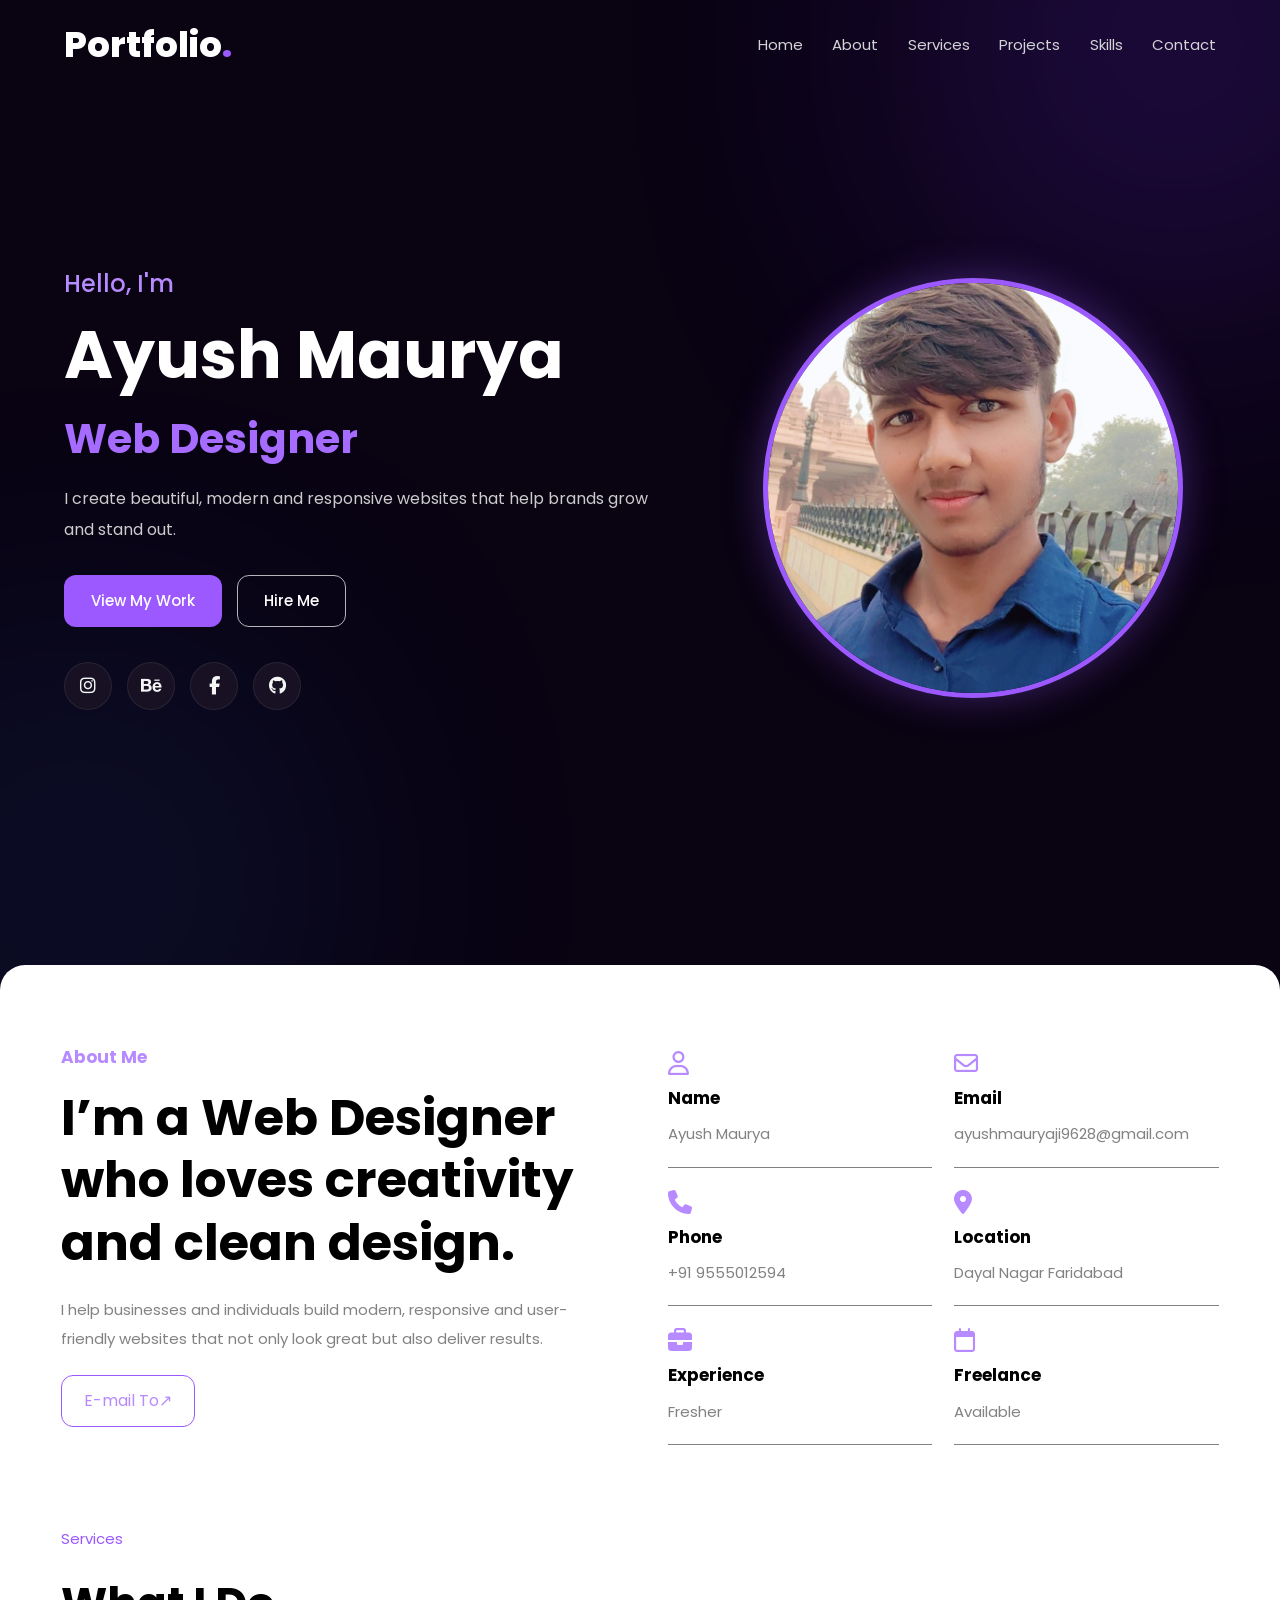
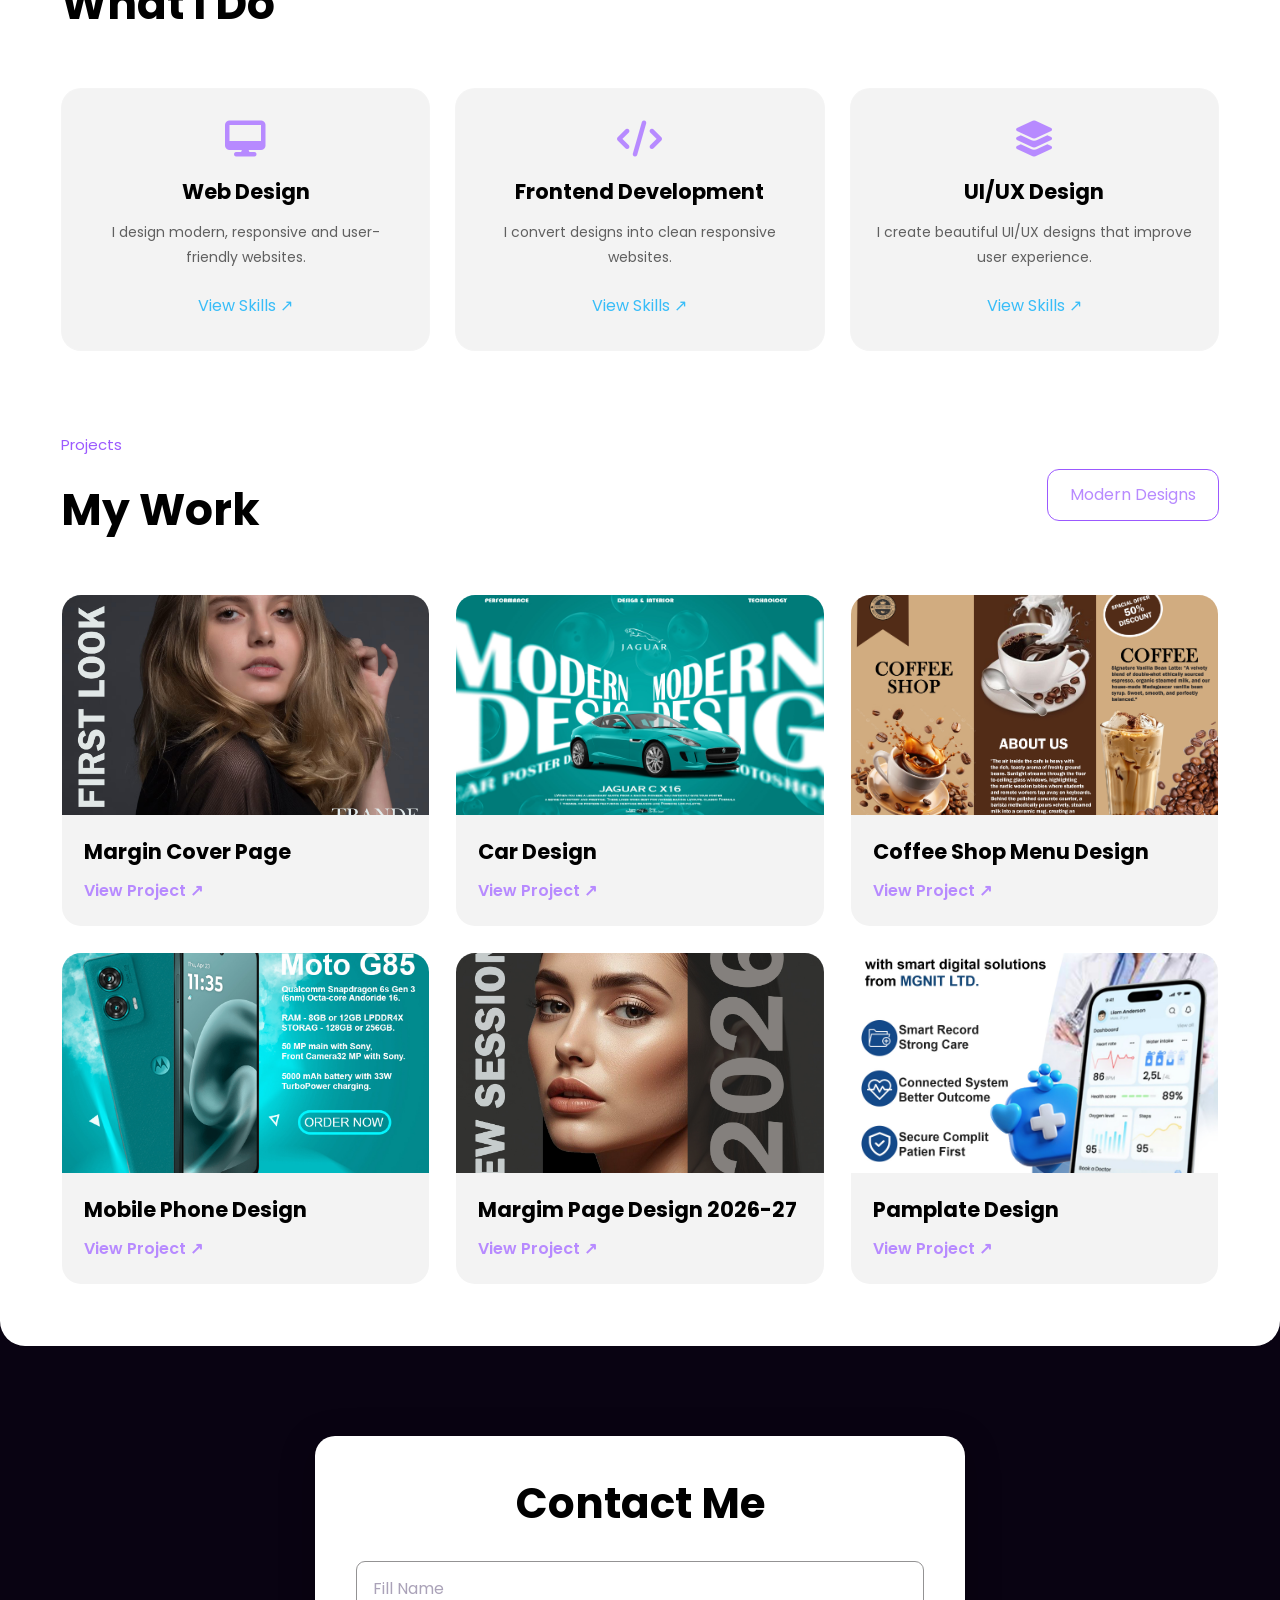
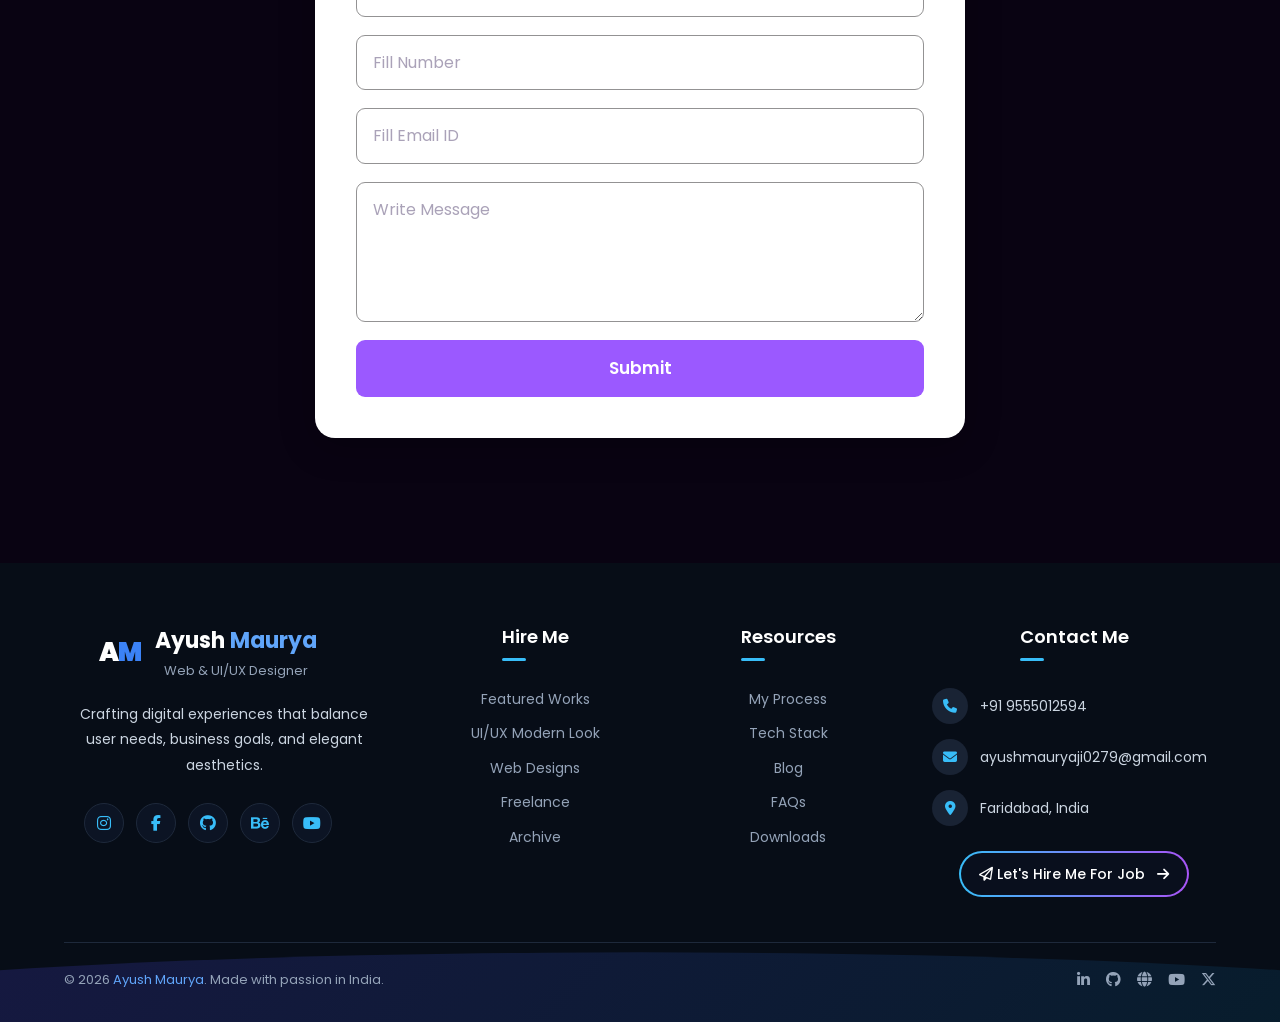
<file: index.html>
<!DOCTYPE html>
<html lang="en">
<head>
  <!-- Add this inside <head> -->

<link rel="preconnect" href="https://fonts.googleapis.com">
<link rel="preconnect" href="https://fonts.gstatic.com" crossorigin>

<link href="https://fonts.googleapis.com/css2?family=Poppins:wght@300;400;500;600;700&display=swap" rel="stylesheet">
 <link rel="stylesheet" href="https://cdnjs.cloudflare.com/ajax/libs/font-awesome/6.5.1/css/all.min.css">

<link rel="stylesheet" href="portfolioeffect.css">

 <meta charset="UTF-8" />
  <meta name="viewport" content="width=device-width, initial-scale=1.0"/>
  <title>Modern Portfolio</title>

  <!-- Icons -->
  <link
    rel="stylesheet"
    href="https://cdnjs.cloudflare.com/ajax/libs/font-awesome/6.5.1/css/all.min.css"/>

</head>

<body>

  <div class="container">

    <!-- NAVBAR -->

    <nav>

      <div class="logo">
        Portfolio<span>.</span>
      </div>

      <ul>
        <li><a href="#home">Home</a></li>
        <li><a href="#about">About</a></li>
        <li><a href="#services">Services</a></li>
        <li><a href="#project">Projects</a></li>
        <li><a href="#services">Skills</a></li>
        <li><a href="#Contact">Contact</a></li>
      </ul>

    </nav>

    <!-- HERO -->

    <section class="hero" id="home">

      <div class="hero-left">

        <h4>Hello, I'm</h4>

        <h1 contenteditable="true">
          Ayush Maurya
        </h1>

        <h2 contenteditable="true">
          Web Designer
        </h2>

        <p contenteditable="true">
          I create beautiful, modern and responsive websites that help brands grow and stand out.
        </p>

        <div class="hero-buttons">

          <button class="btn btn-purple">
            <a href="#project">View My Work</a>
          </button>

          <button class="btn btn-dark">
            <a href="MY RESUME.jpeg">Hire Me</a>
          </button>

        </div>

        <!-- SOCIAL -->

        <div class="social-icons">

          <a href="https://www.instagram.com/cute_boy.9a"><i class="fab fa-instagram"></i></a>
          <a href="https://www.behance.net/ayushmauryaji0279@gmail.com"><i class="fab fa-behance"></i></a>
          <a href="https://www.facebook.com/ayush.ji.349568"><i class="fab fa-facebook-f"></i></a>
           <a href="https://www.github.com/ayushm94"><i class="fab fa-github"></i></a>

        </div>

      </div>

      <!-- IMAGE -->

      <div class="hero-right">

        <div class="image-box">

          <img
            id="profileImage"
            src="mydp.jpg">

        </div>

      </div>

    </section>

  </div>

  <!-- ABOUT SECTION -->

  <section class="about" id="about">

    <div class="about-grid">

      <div class="about-left">

        <h4>About Me</h4>

        <h1 contenteditable="true">
          I’m a Web Designer who loves creativity and clean design.
        </h1>

        <p contenteditable="true">
          I help businesses and individuals build modern, responsive and user-friendly websites that not only look great but also deliver results.
        </p>

        <button class="edit-about">
          <a href="mailto:ayushmauryaji0279@gmail.com">E-mail To↗</a>

        </button>

      </div>

      <!-- DETAILS -->

      <div class="details">

        <div class="detail-box">
          <i class="fa-regular fa-user"></i>
          <h3>Name</h3>
          <p contenteditable="true">Ayush Maurya</p>
        </div>

        <div class="detail-box">
          <i class="fa-regular fa-envelope"></i>
          <h3>Email</h3>
          <p contenteditable="true">ayushmauryaji9628@gmail.com</p>
        </div>

        <div class="detail-box">
          <i class="fa-solid fa-phone"></i>
          <h3>Phone</h3>
          <p contenteditable="true">+91 9555012594</p>
        </div>

        <div class="detail-box">
          <i class="fa-solid fa-location-dot"></i>
          <h3>Location</h3>
          <p contenteditable="true">Dayal Nagar Faridabad</p>
        </div>

        <div class="detail-box">
          <i class="fa-solid fa-briefcase"></i>
          <h3>Experience</h3>
          <p contenteditable="true">Fresher</p>
        </div>

        <div class="detail-box">
          <i class="fa-regular fa-calendar"></i>
          <h3>Freelance</h3>
          <p contenteditable="true">Available</p>
        </div>

      </div>

    </div>

    <!-- SERVICES -->

    <section class="services" id="services">

      <div class="services-header">

        <div>
          <p style="color:#9b59ff;">Services</p>
          <h1>What I Do</h1>
        </div>   

      </div>

      <div class="service-grid">

        <div class="service-card">

          <i class="fa-solid fa-desktop"></i>

          <h2 contenteditable="true">
            Web Design
          </h2>

          <p contenteditable="true">
            I design modern, responsive and user-friendly websites.
          </p>
          <a href="Web Designing Skills.html">View Skills ↗</a>

        </div>

        <div class="service-card">

          <i class="fa-solid fa-code"></i>

          <h2 contenteditable="true">
            Frontend Development
          </h2>

          <p contenteditable="true">
            I convert designs into clean responsive websites.
          </p>
          <a href="Forentend Development.html">View Skills ↗</a>

        </div>

        <div class="service-card">

          <i class="fa-solid fa-layer-group"></i>

          <h2 contenteditable="true">
            UI/UX Design
          </h2>

          <p contenteditable="true">
            I create beautiful UI/UX designs that improve user experience.
          </p>
          <a href="UIUX Skills.html">View Skills ↗</a>

        </div>

      </div>

    </section>

    <!-- PROJECTS -->

    <section class="projects" id="project">

      <div class="services-header">

        <div>
          <p style="color:#9b59ff;">Projects</p>
          <h1>My Work</h1>
        </div>

        <button class="edit-about">
          Modern Designs
        </button>

      </div>

      <div class="project-grid">

        <!-- PROJECT 1 -->

        <div class="project-card">

          <img
            id="project1"
            src="Margin Cover Page.jpg">

          <div class="project-content">

            <h2 contenteditable="true">
              Margin Cover Page
            </h2>

            <a href="Margin Cover Page.jpg">View Project ↗</a>

          </div>

        </div>

        <!-- PROJECT 2 -->

        <div class="project-card">

          <img
            id="project2"
            src="car.jpg">

          <div class="project-content">

            <h2 contenteditable="true">
              Car Design
            </h2>

            <a href="car.jpg">View Project ↗</a>

          </div>

        </div>

        <!-- PROJECT 3 -->

        <div class="project-card">

          <img
            id="project3"
            src="COFFE PAGES.jpg">

          <div class="project-content">

            <h2 contenteditable="true">
              Coffee Shop Menu Design
            </h2>

            <a href="COFFE PAGES.jpg">View Project ↗</a>

          </div>

        </div>

                <!-- PROJECT 4 -->

        <div class="project-card">

          <img
            id="project4"
            src="Mobile phone.jpg">

          <div class="project-content">

            <h2 contenteditable="true">
              Mobile Phone Design
            </h2>

            <a href="Mobile phone.jpg">View Project ↗</a>

          </div>

        </div>

                <!-- PROJECT 5 -->

        <div class="project-card">

          <img
            id="project5"
            src="Margim Page Design 2.jpg">

          <div class="project-content">

            <h2 contenteditable="true">
              Margim Page Design 2026-27
            </h2>

            <a href="Margim Page Design 2.jpg">View Project ↗</a>

          </div>

        </div>

                <!-- PROJECT 6 -->

        <div class="project-card">

          <img
            id="project6"
            src="pamplate 2.jpg">

          <div class="project-content">

            <h2 contenteditable="true">
              Pamplate Design
            </h2>

            <a href="pamplate 2.jpg">View Project ↗</a>

          </div>

        </div>

      </div>

    </section>

  </section>

  <section class="myform" id="Contact">

    <div class="contact-form">

        <h1>Contact Me</h1>

        <form
            action="https://formsubmit.co/ayushmauryaji0279@gmail.com"
            method="POST">

            <!-- Email Subject -->
            <input
                type="hidden"
                name="_subject"
                value="New Client Message From Portfolio">


            <!-- NAME -->

            <div class="input-box">

                <input
                    type="text"
                    name="Name"
                    placeholder="Fill Name"
                    required>

            </div>


            <!-- MOBILE NUMBER -->

            <div class="input-box">

                <input
                    type="tel"
                    name="Mobile Number"
                    placeholder="Fill Number"
                    pattern="[0-9]{10}"
                    maxlength="10"
                    required>

            </div>


            <!-- EMAIL -->

            <div class="input-box">

                <input
                    type="email"
                    name="Email"
                    placeholder="Fill Email ID"
                    required>

            </div>


            <!-- MESSAGE -->

            <div class="input-box">

                <textarea
                    name="Message"
                    placeholder="Write Message"
                    required></textarea>

            </div>


            <!-- SUBMIT -->

            <button
                type="submit"
                class="submit-btn">

                Submit

            </button>

        </form>

    </div>

</section>

  <!-- FOOTER -->

  <footer class="footer">
    <div class="footer-container">
      
      <!-- Brand & About -->
      <div class="footer-brand">
        <div class="logo-container">
          <div class="logo-badge">A<span>M</span></div>
          <div class="brand-text">
            <h2>Ayush <span>Maurya</span></h2>
            <p>Web & UI/UX Designer</p>
          </div>
        </div>
        <p class="footer-description">
          Crafting digital experiences that balance user needs, business goals, and elegant aesthetics.
        </p>
        <div class="brand-socials">
          <a href="https://www.instagram.com/cute_boy.9a" class="social-btn"><i class="fa-brands fa-instagram"></i></a>
          <a href="https://www.facebook.com/ayush.ji.349568" class="social-btn"><i class="fa-brands fa-facebook-f"></i></a>
          <a href="https://www.github.com/ayushm94" class="social-btn"><i class="fa-brands fa-github"></i></a>
          <a href="https://www.behance.net/ayushmauryaji0279@gmail.com" class="social-btn"><i class="fa-brands fa-behance"></i></a>
          <a href="https://www.youtube.com/@djvibrationking111" class="social-btn"><i class="fa-brands fa-youtube"></i></a>
        </div>
      </div>

      <!-- Projects Column -->
      <div class="footer-column">
        <h3>Hire Me</h3>
        <ul>
          <li>Featured Works</li>
          <li>UI/UX Modern Look</li>
          <li>Web Designs</li>
          <li>Freelance</li>
          <li>Archive</li>
        </ul>
      </div>

      <!-- Resources Column -->
      <div class="footer-column">
        <h3>Resources</h3>
        <ul>
          <li>My Process</li>
          <li>Tech Stack</li>
          <li>Blog</li>
          <li>FAQs</li>
          <li>Downloads</li>
        </ul>
      </div>
      <!-- Contact Column -->
      <div class="footer-column">
        <h3>Contact Me</h3>
        <div class="contact-list">
          <div class="contact-item">
            <div class="contact-icon"><i class="fa-solid fa-phone"></i></div>
            <span>+91 9555012594</span>
          </div>
          <div class="contact-item">
            <div class="contact-icon"><i class="fa-solid fa-envelope"></i></div>
            <span>ayushmauryaji0279@gmail.com</span>
          </div>
          <div class="contact-item">
            <div class="contact-icon"><i class="fa-solid fa-location-dot"></i></div>
            <span>Faridabad, India</span>
          </div>
        </div>
        <a href="https://wa.me/+91 9555012594" class="btn-connect">
          <span><i class="fa-regular fa-paper-plane"></i> Let's Hire Me For Job</span>
          <i class="fa-solid fa-arrow-right"></i>
        </a>
      </div>

    </div>

    <!-- Bottom Copyright Bar -->
    <div class="footer-bottom">
      <p>&copy; 2026 <a href="#">Ayush Maurya</a>. Made with passion in India.</p>
      <div class="bottom-socials">
        <a href="#"><i class="fa-brands fa-linkedin-in"></i></a>
        <a href="#"><i class="fa-brands fa-github"></i></a>
        <a href="#"><i class="fa-solid fa-globe"></i></a>
        <a href="#"><i class="fa-brands fa-youtube"></i></a>
        <a href="#"><i class="fa-brands fa-x-twitter"></i></a>
      </div>
    </div>
  </footer>

</body>
</html>
</file>
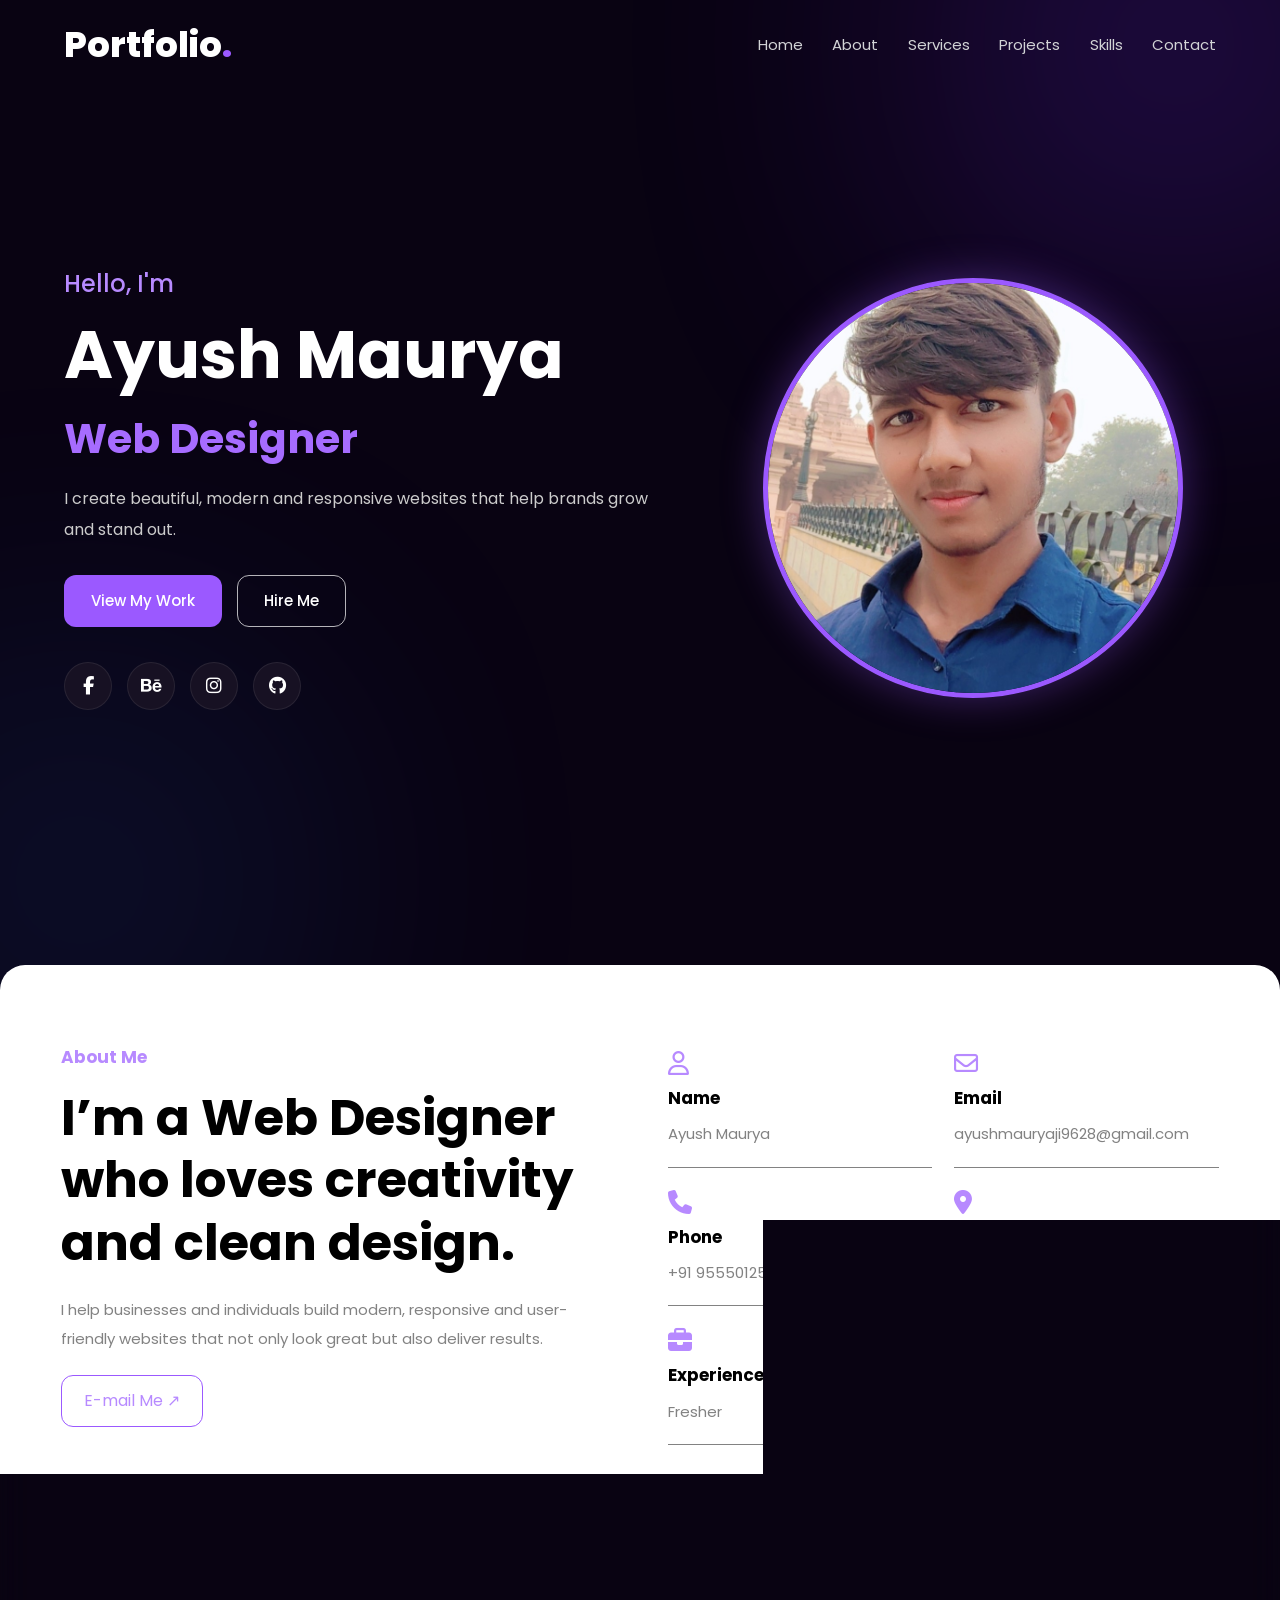
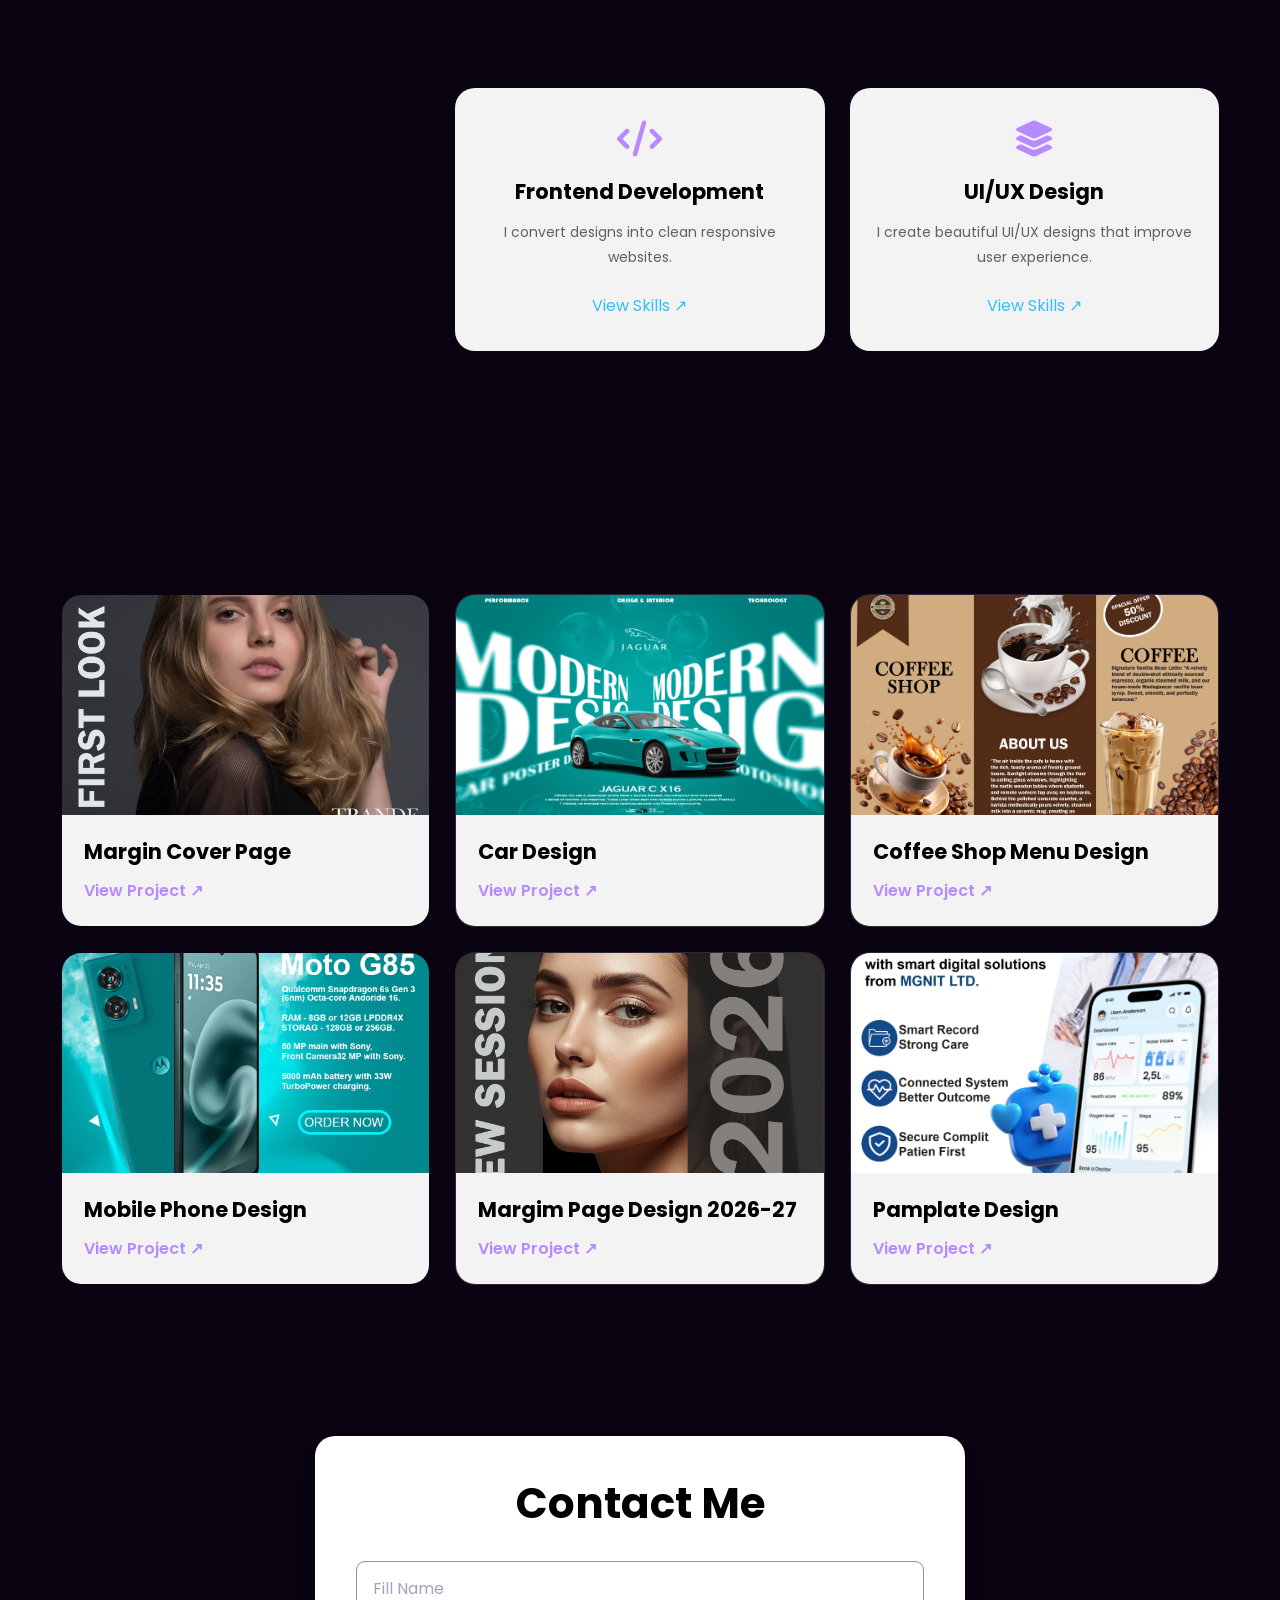
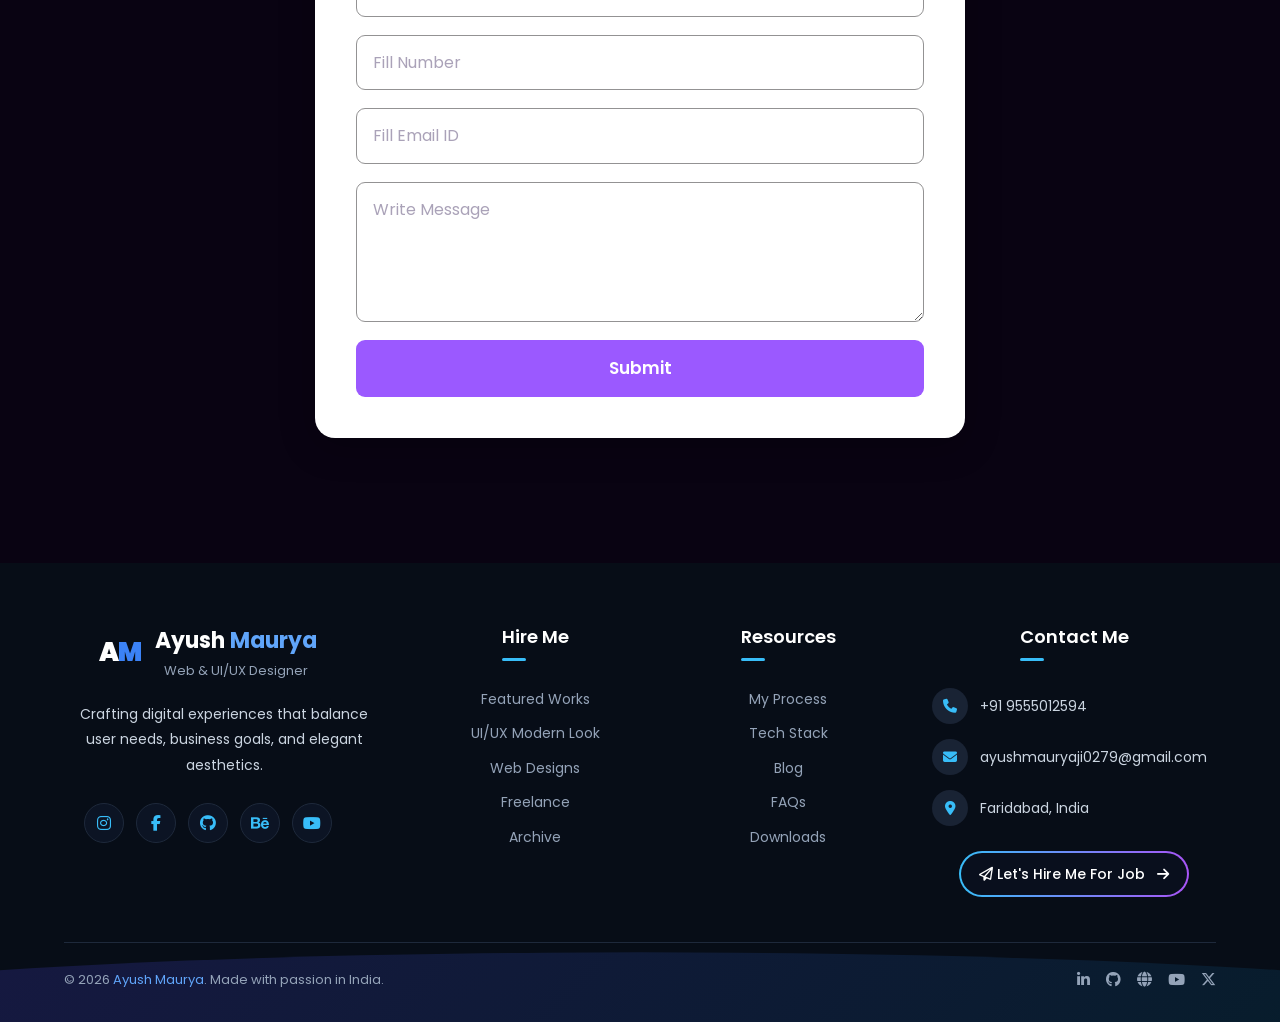
<file: Ayush Portfolio.html>
<!DOCTYPE html>
<html lang="en">
<head>
  <!-- Add this inside <head> -->

<link rel="preconnect" href="https://fonts.googleapis.com">
<link rel="preconnect" href="https://fonts.gstatic.com" crossorigin>

<link href="https://fonts.googleapis.com/css2?family=Poppins:wght@300;400;500;600;700&display=swap" rel="stylesheet">
 <link rel="stylesheet" href="https://cdnjs.cloudflare.com/ajax/libs/font-awesome/6.5.1/css/all.min.css">

<link rel="stylesheet" href="portfolioeffect.css">

 <meta charset="UTF-8" />
  <meta name="viewport" content="width=device-width, initial-scale=1.0"/>
  <title>Modern Portfolio</title>

  <!-- Icons -->
  <link
    rel="stylesheet"
    href="https://cdnjs.cloudflare.com/ajax/libs/font-awesome/6.5.1/css/all.min.css"/>

</head>

<body>

  <div class="container">

    <!-- NAVBAR -->

    <nav>

      <div class="logo">
        Portfolio<span>.</span>
      </div>

      <ul>
        <li><a href="#home">Home</a></li>
        <li><a href="#about">About</a></li>
        <li><a href="#services">Services</a></li>
        <li><a href="#project">Projects</a></li>
        <li><a href="#services">Skills</a></li>
        <li><a href="#Contact">Contact</a></li>
      </ul>

    </nav>

    <!-- HERO -->

    <section class="hero" id="home">

      <div class="hero-left">

        <h4>Hello, I'm</h4>

        <h1 contenteditable="true">
          Ayush Maurya
        </h1>

        <h2 contenteditable="true">
          Web Designer
        </h2>

        <p contenteditable="true">
          I create beautiful, modern and responsive websites that help brands grow and stand out.
        </p>

        <div class="hero-buttons">

          <button class="btn btn-purple">
            View My Work
          </button>

          <button class="btn btn-dark">
            Hire Me
          </button>

        </div>

        <!-- SOCIAL -->

        <div class="social-icons">

          <i class="fab fa-facebook-f"></i>
          <i class="fab fa-behance"></i>
          <i class="fab fa-instagram"></i>
          <i class="fab fa-github"></i>

        </div>

      </div>

      <!-- IMAGE -->

      <div class="hero-right">

        <div class="image-box">

          <img
            id="profileImage"
            src="mydp.jpg">

        </div>

      </div>

    </section>

  </div>

  <!-- ABOUT SECTION -->

  <section class="about" id="about">

    <div class="about-grid">

      <div class="about-left">

        <h4>About Me</h4>

        <h1 contenteditable="true">
          I’m a Web Designer who loves creativity and clean design.
        </h1>

        <p contenteditable="true">
          I help businesses and individuals build modern, responsive and user-friendly websites that not only look great but also deliver results.
        </p>

        <button class="edit-about">
          <a href="portfolioform.html">E-mail Me ↗</a>

        </button>

      </div>

      <!-- DETAILS -->

      <div class="details">

        <div class="detail-box">
          <i class="fa-regular fa-user"></i>
          <h3>Name</h3>
          <p contenteditable="true">Ayush Maurya</p>
        </div>

        <div class="detail-box">
          <i class="fa-regular fa-envelope"></i>
          <h3>Email</h3>
          <p contenteditable="true">ayushmauryaji9628@gmail.com</p>
        </div>

        <div class="detail-box">
          <i class="fa-solid fa-phone"></i>
          <h3>Phone</h3>
          <p contenteditable="true">+91 9555012594</p>
        </div>

        <div class="detail-box">
          <i class="fa-solid fa-location-dot"></i>
          <h3>Location</h3>
          <p contenteditable="true">Dayal Nagar Faridabad</p>
        </div>

        <div class="detail-box">
          <i class="fa-solid fa-briefcase"></i>
          <h3>Experience</h3>
          <p contenteditable="true">Fresher</p>
        </div>

        <div class="detail-box">
          <i class="fa-regular fa-calendar"></i>
          <h3>Freelance</h3>
          <p contenteditable="true">Available</p>
        </div>

      </div>

    </div>

    <!-- SERVICES -->

    <section class="services" id="services">

      <div class="services-header">

        <div>
          <p style="color:#9b59ff;">Services</p>
          <h1>What I Do</h1>
        </div>   

      </div>

      <div class="service-grid">

        <div class="service-card">

          <i class="fa-solid fa-desktop"></i>

          <h2 contenteditable="true">
            Web Design
          </h2>

          <p contenteditable="true">
            I design modern, responsive and user-friendly websites.
          </p>
          <a href="Web Designing Skills.html">View Skills ↗</a>

        </div>

        <div class="service-card">

          <i class="fa-solid fa-code"></i>

          <h2 contenteditable="true">
            Frontend Development
          </h2>

          <p contenteditable="true">
            I convert designs into clean responsive websites.
          </p>
          <a href="Forentend Development.html">View Skills ↗</a>

        </div>

        <div class="service-card">

          <i class="fa-solid fa-layer-group"></i>

          <h2 contenteditable="true">
            UI/UX Design
          </h2>

          <p contenteditable="true">
            I create beautiful UI/UX designs that improve user experience.
          </p>
          <a href="UIUX Skills.html">View Skills ↗</a>

        </div>

      </div>

    </section>

    <!-- PROJECTS -->

    <section class="projects" id="project">

      <div class="services-header">

        <div>
          <p style="color:#9b59ff;">Projects</p>
          <h1>My Work</h1>
        </div>

        <button class="edit-about">
          Modern Designs
        </button>

      </div>

      <div class="project-grid">

        <!-- PROJECT 1 -->

        <div class="project-card">

          <img
            id="project1"
            src="Margin Cover Page.jpg">

          <div class="project-content">

            <h2 contenteditable="true">
              Margin Cover Page
            </h2>

            <a href="Margin Cover Page.jpg">View Project ↗</a>

          </div>

        </div>

        <!-- PROJECT 2 -->

        <div class="project-card">

          <img
            id="project2"
            src="car.jpg">

          <div class="project-content">

            <h2 contenteditable="true">
              Car Design
            </h2>

            <a href="car.jpg">View Project ↗</a>

          </div>

        </div>

        <!-- PROJECT 3 -->

        <div class="project-card">

          <img
            id="project3"
            src="COFFE PAGES.jpg">

          <div class="project-content">

            <h2 contenteditable="true">
              Coffee Shop Menu Design
            </h2>

            <a href="COFFE PAGES.jpg">View Project ↗</a>

          </div>

        </div>

                <!-- PROJECT 4 -->

        <div class="project-card">

          <img
            id="project4"
            src="Mobile phone.jpg">

          <div class="project-content">

            <h2 contenteditable="true">
              Mobile Phone Design
            </h2>

            <a href="Mobile phone.jpg">View Project ↗</a>

          </div>

        </div>

                <!-- PROJECT 5 -->

        <div class="project-card">

          <img
            id="project5"
            src="Margim Page Design 2.jpg">

          <div class="project-content">

            <h2 contenteditable="true">
              Margim Page Design 2026-27
            </h2>

            <a href="Margim Page Design 2.jpg">View Project ↗</a>

          </div>

        </div>

                <!-- PROJECT 6 -->

        <div class="project-card">

          <img
            id="project6"
            src="pamplate 2.jpg">

          <div class="project-content">

            <h2 contenteditable="true">
              Pamplate Design
            </h2>

            <a href="pamplate 2.jpg">View Project ↗</a>

          </div>

        </div>

      </div>

    </section>

  </section>

  <section class="myform" id="Contact">

    <div class="contact-form">

        <h1>Contact Me</h1>

        <form
            action="https://formsubmit.co/ayushmauryaji0279@gmail.com"
            method="POST">

            <!-- Email Subject -->
            <input
                type="hidden"
                name="_subject"
                value="New Client Message From Portfolio">


            <!-- NAME -->

            <div class="input-box">

                <input
                    type="text"
                    name="Name"
                    placeholder="Fill Name"
                    required>

            </div>


            <!-- MOBILE NUMBER -->

            <div class="input-box">

                <input
                    type="tel"
                    name="Mobile Number"
                    placeholder="Fill Number"
                    pattern="[0-9]{10}"
                    maxlength="10"
                    required>

            </div>


            <!-- EMAIL -->

            <div class="input-box">

                <input
                    type="email"
                    name="Email"
                    placeholder="Fill Email ID"
                    required>

            </div>


            <!-- MESSAGE -->

            <div class="input-box">

                <textarea
                    name="Message"
                    placeholder="Write Message"
                    required></textarea>

            </div>


            <!-- SUBMIT -->

            <button
                type="submit"
                class="submit-btn">

                Submit

            </button>

        </form>

    </div>

</section>

  <!-- FOOTER -->

  <footer class="footer">
    <div class="footer-container">
      
      <!-- Brand & About -->
      <div class="footer-brand">
        <div class="logo-container">
          <div class="logo-badge">A<span>M</span></div>
          <div class="brand-text">
            <h2>Ayush <span>Maurya</span></h2>
            <p>Web & UI/UX Designer</p>
          </div>
        </div>
        <p class="footer-description">
          Crafting digital experiences that balance user needs, business goals, and elegant aesthetics.
        </p>
        <div class="brand-socials">
          <a href="https://www.instagram.com/cute_boy.9a" class="social-btn"><i class="fa-brands fa-instagram"></i></a>
          <a href="https://www.facebook.com/ayush.ji.349568" class="social-btn"><i class="fa-brands fa-facebook-f"></i></a>
          <a href="https://www.github.com/ayushm94" class="social-btn"><i class="fa-brands fa-github"></i></a>
          <a href="https://www.behance.net/ayushmauryaji0279@gmail.com" class="social-btn"><i class="fa-brands fa-behance"></i></a>
          <a href="https://www.youtube.com/@djvibrationking111" class="social-btn"><i class="fa-brands fa-youtube"></i></a>
        </div>
      </div>

      <!-- Projects Column -->
      <div class="footer-column">
        <h3>Hire Me</h3>
        <ul>
          <li>Featured Works</li>
          <li>UI/UX Modern Look</li>
          <li>Web Designs</li>
          <li>Freelance</li>
          <li>Archive</li>
        </ul>
      </div>

      <!-- Resources Column -->
      <div class="footer-column">
        <h3>Resources</h3>
        <ul>
          <li>My Process</li>
          <li>Tech Stack</li>
          <li>Blog</li>
          <li>FAQs</li>
          <li>Downloads</li>
        </ul>
      </div>

      <!-- Contact Column -->
      <div class="footer-column">
        <h3>Contact Me</h3>
        <div class="contact-list">
          <div class="contact-item">
            <div class="contact-icon"><i class="fa-solid fa-phone"></i></div>
            <span>+91 9555012594</span>
          </div>
          <div class="contact-item">
            <div class="contact-icon"><i class="fa-solid fa-envelope"></i></div>
            <span>ayushmauryaji0279@gmail.com</span>
          </div>
          <div class="contact-item">
            <div class="contact-icon"><i class="fa-solid fa-location-dot"></i></div>
            <span>Faridabad, India</span>
          </div>
        </div>
        <a href="portfolioform.html" class="btn-connect">
          <span><i class="fa-regular fa-paper-plane"></i> Let's Hire Me For Job</span>
          <i class="fa-solid fa-arrow-right"></i>
        </a>
      </div>

    </div>

    <!-- Bottom Copyright Bar -->
    <div class="footer-bottom">
      <p>&copy; 2026 <a href="#">Ayush Maurya</a>. Made with passion in India.</p>
      <div class="bottom-socials">
        <a href="#"><i class="fa-brands fa-linkedin-in"></i></a>
        <a href="#"><i class="fa-brands fa-github"></i></a>
        <a href="#"><i class="fa-solid fa-globe"></i></a>
        <a href="#"><i class="fa-brands fa-youtube"></i></a>
        <a href="#"><i class="fa-brands fa-x-twitter"></i></a>
      </div>
    </div>
  </footer>

</body>
</html>
</file>
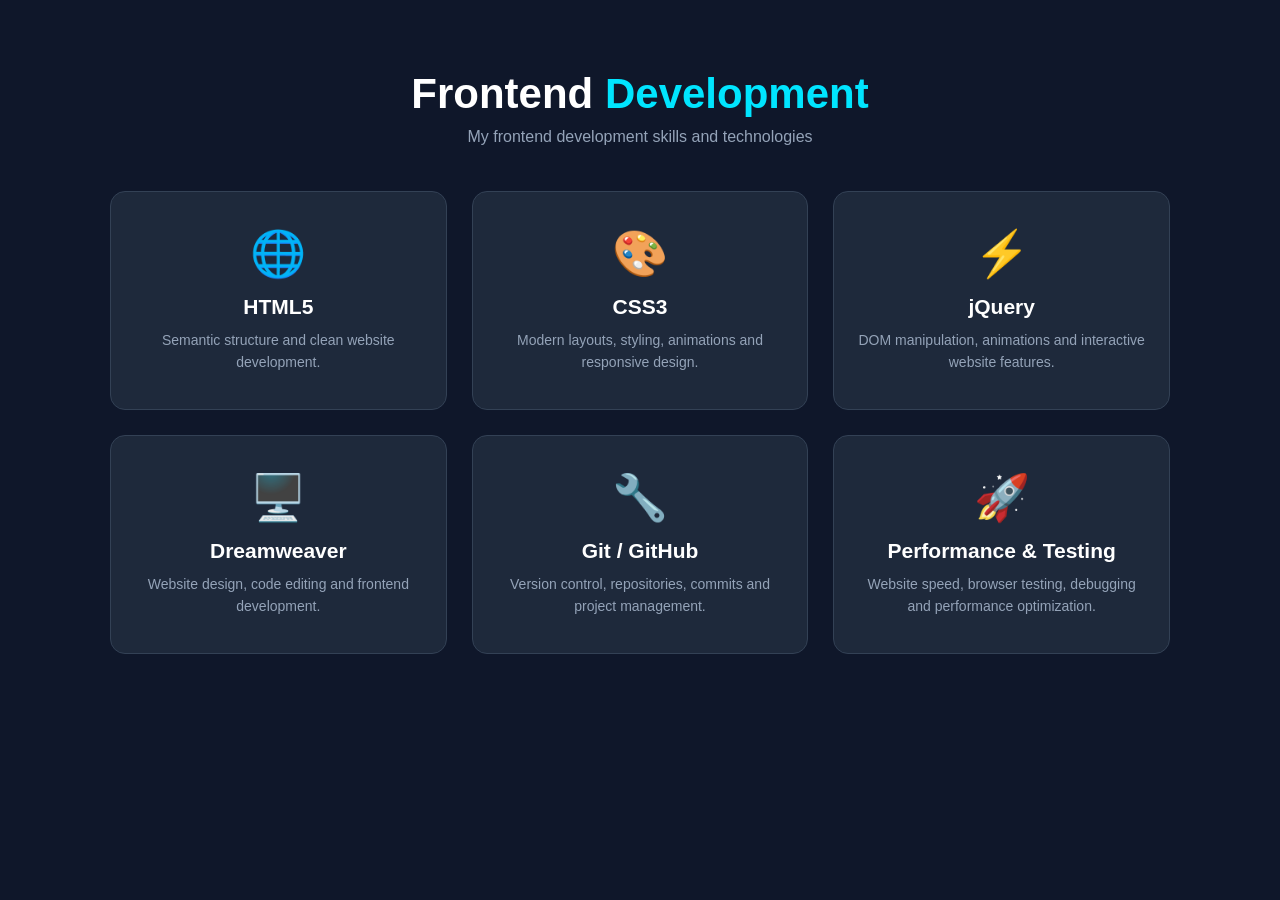
<file: Forentend Development.html>
<!DOCTYPE html>
<html lang="en">
<head>
    <meta charset="UTF-8">
    <meta name="viewport" content="width=device-width, initial-scale=1.0">

    <title>Frontend Development Skills</title>
    <link rel="stylesheet" href="Forentend Development.css">

</head>

<body>

<section class="frontend">

    <div class="title">
        <h1>Frontend <span>Development</span></h1>
        <p>My frontend development skills and technologies</p>
    </div>

    <div class="skills-box">

        <!-- HTML -->
        <div class="skill-card">
            <div class="icon">🌐</div>
            <h2>HTML5</h2>
            <p>Semantic structure and clean website development.</p>
        </div>

        <!-- CSS -->
        <div class="skill-card">
            <div class="icon">🎨</div>
            <h2>CSS3</h2>
            <p>Modern layouts, styling, animations and responsive design.</p>
        </div>

        <!-- jQuery -->
        <div class="skill-card">
            <div class="icon">⚡</div>
            <h2>jQuery</h2>
            <p>DOM manipulation, animations and interactive website features.</p>
        </div>

        <!-- Dreamweaver -->
        <div class="skill-card">
            <div class="icon">🖥️</div>
            <h2>Dreamweaver</h2>
            <p>Website design, code editing and frontend development.</p>
        </div>

        <!-- Git -->
        <div class="skill-card">
            <div class="icon">🔧</div>
            <h2>Git / GitHub</h2>
            <p>Version control, repositories, commits and project management.</p>
        </div>

        <!-- Performance & Testing -->
        <div class="skill-card">
            <div class="icon">🚀</div>
            <h2>Performance & Testing</h2>
            <p>Website speed, browser testing, debugging and performance optimization.</p>
        </div>

    </div>

</section>

</body>
</html>
</file>
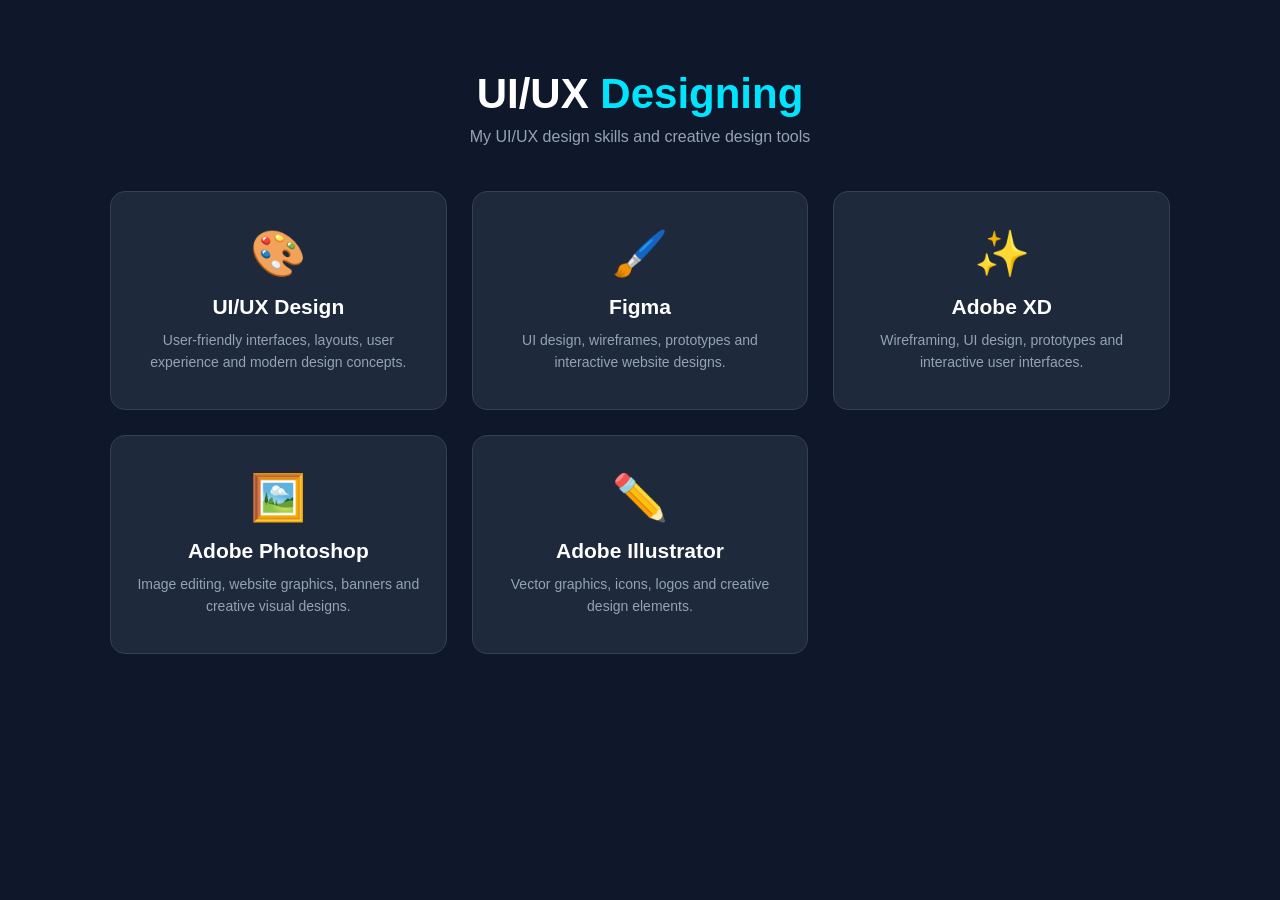
<file: UIUX Skills.html>
<!DOCTYPE html>
<html lang="en">
<head>
    <meta charset="UTF-8">
    <meta name="viewport" content="width=device-width, initial-scale=1.0">

    <title>UI/UX Designing Skills</title>
    <link rel="stylesheet" href="UIUX.css">

</head>

<body>

<section class="uiux">

    <div class="title">
        <h1>UI/UX <span>Designing</span></h1>
        <p>My UI/UX design skills and creative design tools</p>
    </div>

    <div class="skills-box">

        <!-- UI/UX -->
        <div class="skill-card">
            <div class="icon">🎨</div>
            <h2>UI/UX Design</h2>
            <p>User-friendly interfaces, layouts, user experience and modern design concepts.</p>
        </div>

        <!-- Figma -->
        <div class="skill-card">
            <div class="icon">🖌️</div>
            <h2>Figma</h2>
            <p>UI design, wireframes, prototypes and interactive website designs.</p>
        </div>

        <!-- Adobe XD -->
        <div class="skill-card">
            <div class="icon">✨</div>
            <h2>Adobe XD</h2>
            <p>Wireframing, UI design, prototypes and interactive user interfaces.</p>
        </div>

        <!-- Photoshop -->
        <div class="skill-card">
            <div class="icon">🖼️</div>
            <h2>Adobe Photoshop</h2>
            <p>Image editing, website graphics, banners and creative visual designs.</p>
        </div>

        <!-- Illustrator -->
        <div class="skill-card">
            <div class="icon">✏️</div>
            <h2>Adobe Illustrator</h2>
            <p>Vector graphics, icons, logos and creative design elements.</p>
        </div>

    </div>

</section>

</body>
</html>
</file>
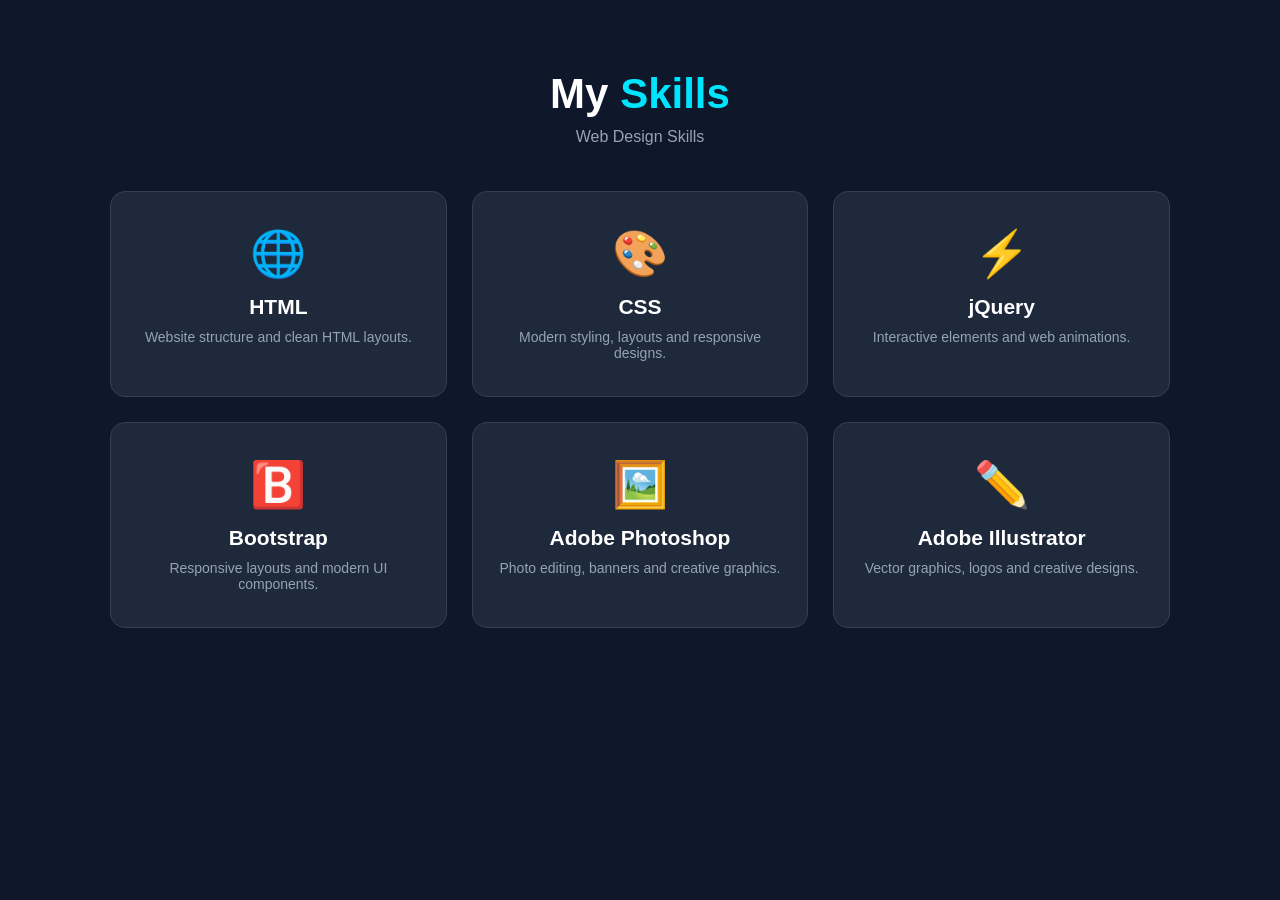
<file: Web Designing Skills.html>
<!DOCTYPE html>
<html lang="en">
<head>
    <meta charset="UTF-8">
    <meta name="viewport" content="width=device-width, initial-scale=1.0">

    <title>My Skills</title>
<link rel="stylesheet" href="Web Designing Skills.css">
</head>

<body>

<section class="skills">

    <div class="title">
        <h1>My <span>Skills</span></h1>
        <p>Web Design Skills</p>
    </div>

    <div class="skills-box">

        <!-- HTML -->
        <div class="skill-card">
            <div class="icon">🌐</div>
            <h2>HTML</h2>
            <p>Website structure and clean HTML layouts.</p>
        </div>

        <!-- CSS -->
        <div class="skill-card">
            <div class="icon">🎨</div>
            <h2>CSS</h2>
            <p>Modern styling, layouts and responsive designs.</p>
        </div>

        <!-- jQuery -->
        <div class="skill-card">
            <div class="icon">⚡</div>
            <h2>jQuery</h2>
            <p>Interactive elements and web animations.</p>
        </div>

        <!-- Bootstrap -->
        <div class="skill-card">
            <div class="icon">🅱️</div>
            <h2>Bootstrap</h2>
            <p>Responsive layouts and modern UI components.</p>
        </div>

        <!-- Photoshop -->
        <div class="skill-card">
            <div class="icon">🖼️</div>
            <h2>Adobe Photoshop</h2>
            <p>Photo editing, banners and creative graphics.</p>
        </div>

        <!-- Illustrator -->
        <div class="skill-card">
            <div class="icon">✏️</div>
            <h2>Adobe Illustrator</h2>
            <p>Vector graphics, logos and creative designs.</p>
        </div>

    </div>

</section>

</body>
</html>
</file>
<file: portfolioeffect.css>
/* =========================================
   1. GLOBAL RESET
========================================= */

@import url('https://fonts.googleapis.com/css2?family=Poppins:wght@300;400;500;600;700;800&display=swap');

* {
    margin: 0;
    padding: 0;
    box-sizing: border-box;
}

html {
    scroll-behavior: smooth;
    scroll-padding-top: 20px;
}

body {
    font-family: 'Poppins', sans-serif;
    background: #090312;
    color: #ffffff;
    overflow-x: clip;
    line-height: 1.6;
}

img {
    display: block;
    max-width: 100%;
}

a {
    color: inherit;
    text-decoration: none;
}

button,
input,
textarea {
    font: inherit;
}

button,
a {
    -webkit-tap-highlight-color: transparent;
}

.container {
    width: min(90%, 1300px);
    margin-inline: auto;
}

section,
footer {
    min-width: 0;
}

/* =========================================
   2. BACKGROUND EFFECT
========================================= */

body::before,
body::after {
    content: "";
    position: fixed;
    border-radius: 50%;
    filter: blur(150px);
    pointer-events: none;
    z-index: -1;
}

body::before {
    width: 450px;
    height: 450px;
    background: #7b2cff;
    top: -180px;
    right: -120px;
    opacity: 0.30;
}

body::after {
    width: 400px;
    height: 400px;
    background: #2b7fff;
    bottom: -180px;
    left: -120px;
    opacity: 0.18;
}

/* =========================================
   3. NAVBAR
========================================= */

nav {
    display: flex;
    justify-content: space-between;
    align-items: center;
    gap: 25px;
    padding: 24px 0;
    animation: fadeDown 0.8s ease both;
}

.logo {
    flex-shrink: 0;
    font-size: clamp(28px, 3vw, 35px);
    font-weight: 800;
    line-height: 1.2;
}

.logo span {
    color: #9b59ff;
}

nav ul {
    display: flex;
    align-items: center;
    justify-content: center;
    flex-wrap: wrap;
    gap: clamp(14px, 2.3vw, 30px);
    list-style: none;
}

nav ul li {
    position: relative;
    font-size: 15px;
}

nav ul li a {
    display: inline-block;
    padding: 5px 0;
    color: #d2d4d6;
    transition: color 0.3s ease;
}

nav ul li a:hover,
nav ul li a:focus-visible {
    color: #b78aff;
}

nav ul li::after {
    content: "";
    position: absolute;
    left: 0;
    bottom: -2px;
    width: 0;
    height: 2px;
    background: #9b59ff;
    transition: width 0.3s ease;
}

nav ul li:hover::after {
    width: 100%;
}

.edit-btn,
.edit-about {
    display: inline-flex;
    justify-content: center;
    align-items: center;
    gap: 8px;
    padding: 12px 22px;
    border: 1px solid #9b59ff;
    border-radius: 12px;
    background: transparent;
    color: #b78aff;
    cursor: pointer;
    transition: 0.3s ease;
}

.edit-btn:hover,
.edit-about:hover {
    background: #9b59ff;
    color: #ffffff;
    box-shadow: 0 0 20px rgba(155, 89, 255, 0.35);
    transform: translateY(-3px);
}

/* =========================================
   4. HERO SECTION
========================================= */

.hero {
    min-height: min(850px, 90vh);
    min-height: min(850px, 90svh);
    display: flex;
    justify-content: space-between;
    align-items: center;
    gap: clamp(30px, 5vw, 70px);
    padding: 55px 0 70px;
}

.hero-left {
    flex: 1 1 50%;
    min-width: 0;
    animation: fadeLeft 1s ease both;
}

.hero-left h4 {
    color: #b78aff;
    font-size: clamp(18px, 2vw, 24px);
    font-weight: 500;
    margin-bottom: 15px;
}

.hero-left h1 {
    font-size: clamp(38px, 5.2vw, 75px);
    line-height: 1.12;
    overflow-wrap: anywhere;
    margin-bottom: 20px;
    outline: none;
}

.hero-left h2 {
    color: #a66cff;
    font-size: clamp(25px, 3.2vw, 45px);
    line-height: 1.25;
    margin-bottom: 20px;
    overflow-wrap: anywhere;
    outline: none;
}

.hero-left p {
    max-width: 600px;
    color: #cccccc;
    font-size: 16px;
    line-height: 1.9;
    margin-bottom: 30px;
    overflow-wrap: anywhere;
    outline: none;
}

.hero-buttons {
    display: flex;
    align-items: center;
    gap: 15px;
    flex-wrap: wrap;
}

.btn {
    display: inline-flex;
    justify-content: center;
    align-items: center;
    min-height: 50px;
    padding: 13px 26px;
    border: 1px solid transparent;
    border-radius: 12px;
    font-size: 15px;
    font-weight: 500;
    text-align: center;
    cursor: pointer;
    transition: 0.3s ease;
}

.btn-purple,
.btn-purple a {
    background: #9b59ff;
    color: #ffffff;
}

.btn-purple:hover {
    background: #8040e8;
    transform: translateY(-4px);
    box-shadow: 0 0 25px rgba(155, 89, 255, 0.4);
}

.btn-dark {
    background: transparent;
    color: #ffffff;
    border-color: rgba(255, 255, 255, 0.7);
}

.btn-dark:hover {
    background: #9b59ff;
    border-color: #9b59ff;
    color: #ffffff;
    transform: translateY(-4px);
}

/* =========================================
   5. SOCIAL ICONS
========================================= */

.social-icons {
    display: flex;
    flex-wrap: wrap;
    align-items: center;
    gap: 15px;
    margin-top: 35px;
}

.social-icons a {
    color: #f4f5f5;
    text-decoration: none;
}

.social-icons i {
    width: 48px;
    height: 48px;
    display: flex;
    justify-content: center;
    align-items: center;
    border: 1px solid rgba(255, 255, 255, 0.08);
    border-radius: 50%;
    background: #171123;
    font-size: 18px;
    transition: 0.3s ease;
}

.social-icons a:hover i {
    background: #9b59ff;
    border-color: #9b59ff;
    transform: translateY(-5px);
    box-shadow: 0 0 20px rgba(155, 89, 255, 0.35);
}

/* =========================================
   6. HERO IMAGE
========================================= */

.hero-right {
    flex: 1 1 40%;
    min-width: 0;
    display: flex;
    justify-content: center;
    align-items: center;
    animation: fadeRight 1s ease both;
}

.image-box {
    width: clamp(240px, 34vw, 420px);
    aspect-ratio: 1 / 1;
    flex-shrink: 0;
    overflow: hidden;
    border: 5px solid #9b59ff;
    border-radius: 50%;
    position: relative;
    box-shadow: 0 0 40px rgba(155, 89, 255, 0.35);
    animation: float 4s ease-in-out infinite;
}

.image-box img {
    width: 100%;
    height: 100%;
    object-fit: cover;
    object-position: center;
}

/* =========================================
   7. ABOUT SECTION
========================================= */

.about {
    margin-top: 65px;
    padding: clamp(25px, 5vw, 60px);
    border: 1px solid rgba(255, 255, 255, 0.10);
    border-radius: 25px;
    background: #ffff;
    backdrop-filter: blur(15px);
    -webkit-backdrop-filter: blur(15px);
    transition: transform 0.3s ease;
}

.about:hover {
    transform: translateY(-4px);
}

.about-grid {
    display: grid;
    grid-template-columns: repeat(2, minmax(0, 1fr));
    gap: clamp(25px, 5vw, 55px);
    align-items: center;
}

.about-left h4 {
    color: #b78aff;
    font-size: 17px;
    margin-bottom: 15px;
}

.about h1,
.about-left h1 { color: #000;
    font-size: clamp(30px, 4vw, 50px);
    line-height: 1.25;
    margin-bottom: 22px;
    overflow-wrap: anywhere;
    outline: none;
}

.about p,
.about-left p {
    color: #828282;
    font-size: 15px;
    line-height: 1.9;
    margin-bottom: 22px;
    overflow-wrap: anywhere;
    outline: none;
}

.details {
    display: grid;
    grid-template-columns: repeat(2, minmax(0, 1fr));
    gap: 22px;
    margin-top: 25px;
}

.detail-box {
    min-width: 0;
    padding-bottom: 18px;
    border-bottom: 1px solid #828282;
}

.detail-box i {
    display: block;
    color: #b78aff;
    font-size: 24px;
    margin-bottom: 10px;
}

.detail-box h3 {color: #000;
    font-size: 17px;
    margin-bottom: 8px;
    overflow-wrap: anywhere;
}

.detail-box p {
    margin-bottom: 0;
}

/* =========================================
   8. SERVICES SECTION
========================================= */

.services,
.projects {
    margin-top: 80px;
    scroll-margin-top: 20px;
}

.services-header {
    display: flex;
    justify-content: space-between;
    align-items: center;
    gap: 20px;
    flex-wrap: wrap;
    margin-bottom: 35px;
}

.services-header h1,
.section-title {
    color: #000;
    font-size: clamp(28px, 4vw, 44px);
    line-height: 1.25;
    overflow-wrap: anywhere;
}

.service-grid,
.cards {
    display: grid;
    grid-template-columns: repeat(3, minmax(0, 1fr));
    gap: 25px;
}

.service-grid a{color: #38bdf8 ;}

.service-card,
.card {
    min-width: 0;
    padding: 32px 25px;
    border: 1px solid rgba(255, 255, 255, 0.10);
    border-radius: 20px;
    background: #f3f3f3;
    backdrop-filter: blur(12px);
    -webkit-backdrop-filter: blur(12px);
    transition: transform 0.3s ease, box-shadow 0.3s ease;
}

.service-card {
    text-align: center;
}

.service-card:hover,
.card:hover {
    transform: translateY(-7px);
    box-shadow: 0 0 25px rgba(155, 89, 255, 0.2);
    border-color: rgba(155, 89, 255, 0.45);
}

.service-card i,
.card i {
    display: inline-block;
    color: #b78aff;
    font-size: 36px;
    margin-bottom: 18px;
}

.service-card h2,
.card h2 {
    color: #000;
    font-size: 21px;
    margin-bottom: 12px;
    overflow-wrap: anywhere;
    outline: none;
}

.service-card p,
.card p {
    color: #606060;
    font-size: 14px;
    line-height: 1.8;
    overflow-wrap: anywhere;
    outline: none;
}

/* =========================================
   9. PROJECTS SECTION
========================================= */

.project-grid {
    display: grid;
    grid-template-columns: repeat(3, minmax(0, 1fr));
    gap: 25px;
}

.project-card {
    min-width: 0;
    overflow: hidden;
    border: 1px solid rgba(255, 255, 255, 0.10);
    border-radius: 20px;
    background: rgba(255, 255, 255, 0.05);
    transition: transform 0.3s ease, box-shadow 0.3s ease;
}

.project-card:hover {
    transform: translateY(-7px);
    box-shadow: 0 0 25px rgba(155, 89, 255, 0.2);
}

.project-card img {
    width: 100%;
    height: 220px;
    object-fit: cover;
    object-position: center;
}

.project-content {background-color: #f3f3f3;
    padding: 22px;
}

.project-content h2 {
    color: #000;
    font-size: 21px;
    line-height: 1.4;
    margin-bottom: 12px;
    overflow-wrap: anywhere;
    outline: none;
}

.project-content p {
    color: #c9c5d0;
    font-size: 14px;
    line-height: 1.8;
    margin-bottom: 15px;
}

.project-content a {
    display: inline-block;
    color: #b78aff;
    font-weight: 600;
    transition: color 0.3s ease;
}

.project-content a:hover {
    color: #ffffff;
}

/* =========================================
   10. CONTACT FORM
========================================= */

.myform {
    display: flex;
    justify-content: center;
    align-items: center;
    width: 100%;
    padding: 45px 15px;
    margin-top: 45px;
    scroll-margin-top: 20px;
}

.contact-form {
    width: 100%;
    max-width: 650px;
    min-width: 0;
    padding: clamp(22px, 5vw, 40px);
    border: 1px solid rgba(255, 255, 255, 0.12);
    border-radius: 20px;
    background: #ffff;
    box-shadow: 0 8px 35px rgba(0, 0, 0, 0.25);
}

.contact-form h1 {
    color: #000;
    text-align: center;
    font-size: clamp(28px, 4vw, 42px);
    line-height: 1.3;
    margin-bottom: 30px;
}

.input-box {
    width: 100%;
    margin-bottom: 18px;
}

.input-box input,
.input-box textarea {
    display: block;
    width: 100%;
    min-width: 0;
    padding: 14px 16px;
    border: 1px solid #939293;
    border-radius: 9px;
    color: #ffffff;
    font-size: 16px;
    outline: none;
    transition: border-color 0.3s ease, box-shadow 0.3s ease;
}

.input-box input::placeholder,
.input-box textarea::placeholder {
    color: #aaa2b8;
    opacity: 1;
}

.input-box input:focus,
.input-box textarea:focus {
    border-color: #9b59ff;
    box-shadow: 0 0 8px rgba(155, 89, 255, 0.2);
}

.input-box textarea {
    min-height: 140px;
    resize: vertical;
}

.submit-btn {
    display: block;
    width: 100%;
    padding: 15px;
    border: none;
    border-radius: 9px;
    background: #9b59ff;
    color: #ffffff;
    font-size: 17px;
    font-weight: 600;
    cursor: pointer;
    transition: background 0.3s ease, transform 0.3s ease;
}

.submit-btn:hover {
    background: #8040e8;
    transform: translateY(-2px);
}

/* =========================================
   11. FOOTER
========================================= */

footer {
    margin-top: 80px;
    padding: 40px 20px;
    color: #999;
    text-align: center;
}

.footer {
    position: relative;
    isolation: isolate;
    overflow: hidden;
    margin-top: 80px;
    padding: 60px 5% 30px;
    background: #070d17;
}

.footer::after {
    content: "";
    position: absolute;
    z-index: -1;
    bottom: 0;
    left: 0;
    width: 100%;
    height: 70px;
    background: linear-gradient(
        135deg,
        rgba(79, 70, 229, 0.2),
        rgba(14, 165, 233, 0.1)
    );
    clip-path: ellipse(75% 100% at 50% 100%);
    pointer-events: none;
}

.footer-container {
    display: grid;
    grid-template-columns: 1.5fr 1fr 1fr 1.3fr;
    gap: 35px;
    position: relative;
    z-index: 1;
    max-width: 1300px;
    margin: 0 auto;
}

.footer-brand,
.footer-column {
    min-width: 0;
}

.footer-brand .logo-container { padding-left: 35px;
    display: flex;
    align-items: center;
    gap: 14px;
    margin-bottom: 20px;
}

.logo-badge {
    color: #ffffff;
    font-size: 26px;
    font-weight: 900;
    letter-spacing: -1px;
}

.logo-badge span {
    color: #3b82f6;
}

.brand-text h2 {
    color: #ffffff;
    font-size: 22px;
    font-weight: 700;
}

.brand-text h2 span {
    color: #60a5fa;
}

.brand-text p {
    color: #94a3b8;
    font-size: 13px;
    margin-top: 3px;
}

.footer-description {
    max-width: 320px;
    color: #cbd5e1;
    font-size: 14px;
    line-height: 1.8;
    margin-bottom: 25px;
}

.brand-socials {padding-left: 20px;
    display: flex;
    flex-wrap: wrap;
    gap: 12px;
}

.social-btn {
    width: 40px;
    height: 40px;
    display: flex;
    align-items: center;
    justify-content: center;
    border: 1px solid #1e293b;
    border-radius: 50%;
    background: rgba(15, 23, 42, 0.7);
    color: #38bdf8;
    text-decoration: none;
    transition: 0.3s ease;
}

.social-btn:hover {
    border-color: #38bdf8;
    transform: translateY(-3px);
    box-shadow: 0 4px 12px rgba(56, 189, 248, 0.2);
}

.footer-column h3 {
    display: inline-block;
    position: relative;
    color: #ffffff;
    font-size: 18px;
    font-weight: 600;
    margin-bottom: 12px;
}

.footer-column h3::after {
    content: "";
    display: block;
    width: 24px;
    height: 3px;
    margin-top: 6px;
    border-radius: 2px;
    background: #38bdf8;
}

.footer-column ul {
    list-style: none;
    margin-top: 15px;
}

.footer-column ul li {
    margin-bottom: 12px;
    color: #94a3b8;
    font-size: 14px;
    transition: color 0.3s ease, padding-left 0.3s ease;
}

.footer-column ul li a {
    color: inherit;
}

.footer-column ul li:hover {
    color: #ffffff;
    padding-left: 4px;
}

.contact-list {
    margin-top: 15px;
}

.contact-item {
    display: flex;
    align-items: center;
    gap: 12px;
    margin-bottom: 15px;
}

.contact-icon {
    width: 36px;
    height: 36px;
    flex-shrink: 0;
    display: flex;
    align-items: center;
    justify-content: center;
    border-radius: 50%;
    background: rgba(30, 41, 59, 0.8);
    color: #38bdf8;
    font-size: 14px;
}

.contact-item span {
    min-width: 0;
    color: #cbd5e1;
    font-size: 14px;
    overflow-wrap: anywhere;
}

.btn-connect {
    display: inline-flex;
    align-items: center;
    justify-content: space-between;
    gap: 10px;
    width: 100%;
    max-width: 230px;
    margin-top: 10px;
    padding: 10px 18px;
    border: 2px solid transparent;
    border-radius: 30px;
    background:
        linear-gradient(#090f1d, #090f1d) padding-box,
        linear-gradient(90deg, #38bdf8, #a855f7) border-box;
    color: #ffffff;
    font-size: 14px;
    font-weight: 500;
    text-decoration: none;
    transition: 0.3s ease;
}

.btn-connect:hover {
    box-shadow: 0 0 15px rgba(56, 189, 248, 0.4);
    transform: translateY(-2px);
}

.footer-bottom {
    display: flex;
    justify-content: space-between;
    align-items: center;
    flex-wrap: wrap;
    gap: 20px;
    position: relative;
    z-index: 1;
    max-width: 1300px;
    margin: 45px auto 0;
    padding-top: 25px;
    border-top: 1px solid #1e293b;
}

.footer-bottom p {
    color: #94a3b8;
    font-size: 13px;
}

.footer-bottom p a {
    color: #60a5fa;
    text-decoration: none;
}

.bottom-socials {
    display: flex;
    flex-wrap: wrap;
    gap: 16px;
}

.bottom-socials a {
    color: #94a3b8;
    font-size: 15px;
    text-decoration: none;
    transition: color 0.3s ease;
}

.bottom-socials a:hover {
    color: #ffffff;
}

/* =========================================
   12. ANIMATIONS
========================================= */

@keyframes fadeLeft {
    from {
        opacity: 0;
        transform: translateX(-35px);
    }

    to {
        opacity: 1;
        transform: translateX(0);
    }
}

@keyframes fadeRight {
    from {
        opacity: 0;
        transform: translateX(35px);
    }

    to {
        opacity: 1;
        transform: translateX(0);
    }
}

@keyframes fadeDown {
    from {
        opacity: 0;
        transform: translateY(-25px);
    }

    to {
        opacity: 1;
        transform: translateY(0);
    }
}

@keyframes float {
    0%, 100% {
        transform: translateY(0);
    }

    50% {
        transform: translateY(-12px);
    }
}

/* =========================================
   13. LAPTOP / SMALL DESKTOP
========================================= */

@media (max-width: 1100px) {
    .container {
        width: 92%;
    }

    nav {
        gap: 18px;
    }

    nav ul {
        gap: 18px;
    }

    .hero {
        gap: 30px;
    }

    .image-box {
        width: clamp(250px, 33vw, 350px);
    }

    .service-grid,
    .cards,
    .project-grid {
        grid-template-columns: repeat(2, minmax(0, 1fr));
    }

    .footer-container {
        grid-template-columns: repeat(2, minmax(0, 1fr));
        gap: 40px;
    }
}

/* =========================================
   14. TABLET
========================================= */

@media (max-width: 900px) {
    nav {
        flex-direction: column;
        justify-content: center;
        gap: 20px;
    }

    nav ul {
        justify-content: center;
        gap: 12px 22px;
    }

    .hero {
        min-height: auto;
        flex-direction: column;
        justify-content: center;
        gap: 45px;
        padding: 50px 0;
        text-align: center;
    }

    .hero-left,
    .hero-right {
        width: 100%;
        flex: 1 1 auto;
    }

    .hero-left p {
        margin-inline: auto;
    }

    .hero-buttons,
    .social-icons {
        justify-content: center;
    }

    .image-box {
        width: clamp(260px, 45vw, 350px);
    }

    .about-grid {
        grid-template-columns: 1fr;
        gap: 25px;
    }

    .about {
        margin-top: 45px;
    }

    .services,
    .projects {
        margin-top: 60px;
    }

    .footer {
        margin-top: 60px;
    }
}

/* =========================================
   15. MOBILE
========================================= */

@media (max-width: 600px) {
    .container {
        width: 92%;
    }

    nav {
        padding: 20px 0;
        gap: 16px;
    }

    .logo {
        font-size: 30px;
    }

    nav ul {
        width: 100%;
        gap: 10px 17px;
    }

    nav ul li {
        font-size: 13px;
    }

    nav ul li a {
        padding: 5px 0;
    }

    .edit-btn {
        padding: 10px 18px;
        font-size: 14px;
    }

    .hero {
        gap: 35px;
        padding: 35px 0 45px;
    }

    .hero-left h4 {
        font-size: 18px;
    }

    .hero-left h1 {
        font-size: clamp(34px, 9vw, 46px);
        line-height: 1.15;
    }

    .hero-left h2 {
        font-size: clamp(24px, 6.5vw, 32px);
    }

    .hero-left p {
        font-size: 14px;
        line-height: 1.8;
        margin-bottom: 25px;
    }

    .hero-buttons {
        gap: 12px;
    }

    .btn {
        min-height: 46px;
        padding: 12px 18px;
        font-size: 14px;
    }

    .social-icons {
        gap: 12px;
        margin-top: 25px;
    }

    .social-icons i {
        width: 43px;
        height: 43px;
        font-size: 16px;
    }

    .image-box {
        width: min(75vw, 290px);
        border-width: 4px;
    }

    .about {
        padding: 25px 20px;
        border-radius: 20px;
        margin-top: 35px;
    }

    .about h1,
    .about-left h1 {
        font-size: clamp(28px, 7vw, 36px);
    }

    .about p,
    .about-left p {
        font-size: 14px;
    }

    .details {
        grid-template-columns: 1fr;
        gap: 18px;
    }

    .services,
    .projects {
        margin-top: 50px;
    }

    .services-header {
        margin-bottom: 25px;
    }

    .services-header h1,
    .section-title {
        font-size: 30px;
    }

    .service-grid,
    .cards,
    .project-grid {
        grid-template-columns: minmax(0, 1fr);
        gap: 18px;
    }

    .service-card,
    .card {
        padding: 28px 22px;
    }

    .project-card img {
        height: 210px;
    }

    .project-content {
        padding: 18px;
    }

    .myform {
        padding: 30px 0;
        margin-top: 25px;
    }

    .contact-form {
        padding: 25px 18px;
        border-radius: 16px;
    }

    .contact-form h1 {
        font-size: 30px;
        margin-bottom: 25px;
    }

    .input-box input,
    .input-box textarea {
        padding: 13px;
        font-size: 16px;
    }

    .footer {
        margin-top: 50px;
        padding: 40px 20px 25px;
    }

    .footer-container {
        grid-template-columns: minmax(0, 1fr);
        gap: 5px;
    }

    .footer-description {
        max-width: 100%;
    }

    .footer-bottom {
        flex-direction: column;
        text-align: center;
        gap: 16px;
        margin-top: 30px;
    }

    .bottom-socials {
        justify-content: center;
    }

    footer {
        margin-top: 40px;
        padding: 30px 15px;
    }
}

/* =========================================
   16. EXTRA SMALL MOBILE
========================================= */

@media (max-width: 360px) {
    .container {
        width: 94%;
    }

    nav ul {
        gap: 8px 12px;
    }

    nav ul li {
        font-size: 12px;
    }

    .hero-left h1 {
        font-size: 32px;
    }

    .hero-left h2 {
        font-size: 23px;
    }

    .hero-buttons {
        flex-direction: column;
        align-items: stretch;
    }

    .hero-buttons .btn {
        width: 100%;
    }

    .image-box {
        width: min(72vw, 240px);
    }

    .about {
        padding: 22px 16px;
    }

    .contact-form {
        padding: 22px 15px;
    }

    .footer {
        padding-inline: 15px;
    }
}

/* =========================================
   17. ACCESSIBILITY
========================================= */

a:focus-visible,
button:focus-visible,
input:focus-visible,
textarea:focus-visible {
    outline: 2px solid #b78aff;
    outline-offset: 4px;
}

@media (prefers-reduced-motion: reduce) {
    *,
    *::before,
    *::after {
        scroll-behavior: auto !important;
        animation-duration: 0.01ms !important;
        animation-iteration-count: 1 !important;
        transition-duration: 0.01ms !important;
    }
}
</file>
<file: Forentend Development.css>
* {
            margin: 0;
            padding: 0;
            box-sizing: border-box;
            font-family: Arial, sans-serif;
        }

        body {
            background: #0f172a;
            color: white;
        }

        .frontend {
            max-width: 1100px;
            margin: auto;
            padding: 70px 20px;
        }

        .title {
            text-align: center;
            margin-bottom: 45px;
        }

        .title h1 {
            font-size: 42px;
            margin-bottom: 10px;
        }

        .title h1 span {
            color: #00e5ff;
        }

        .title p {
            color: #94a3b8;
            font-size: 16px;
        }

        .skills-box {
            display: grid;
            grid-template-columns: repeat(3, 1fr);
            gap: 25px;
        }

        .skill-card {
            background: #1e293b;
            padding: 35px 20px;
            text-align: center;
            border-radius: 15px;
            border: 1px solid #334155;
            transition: 0.3s ease;
        }

        .skill-card:hover {
            transform: translateY(-8px);
            border-color: #00e5ff;
            box-shadow: 0 10px 30px rgba(0, 229, 255, 0.15);
        }

        .icon {
            font-size: 45px;
            margin-bottom: 15px;
        }

        .skill-card h2 {
            font-size: 21px;
            margin-bottom: 10px;
        }

        .skill-card p {
            color: #94a3b8;
            font-size: 14px;
            line-height: 1.6;
        }

        @media (max-width: 768px) {
            .skills-box {
                grid-template-columns: repeat(2, 1fr);
            }

            .title h1 {
                font-size: 34px;
            }
        }

        @media (max-width: 500px) {
            .skills-box {
                grid-template-columns: 1fr;
            }
        }
</file>
<file: UIUX.css>
* {
            margin: 0;
            padding: 0;
            box-sizing: border-box;
            font-family: Arial, sans-serif;
        }

        body {
            background: #0f172a;
            color: white;
        }

        .uiux {
            max-width: 1100px;
            margin: auto;
            padding: 70px 20px;
        }

        .title {
            text-align: center;
            margin-bottom: 45px;
        }

        .title h1 {
            font-size: 42px;
            margin-bottom: 10px;
        }

        .title h1 span {
            color: #00e5ff;
        }

        .title p {
            color: #94a3b8;
            font-size: 16px;
        }

        .skills-box {
            display: grid;
            grid-template-columns: repeat(3, 1fr);
            gap: 25px;
        }

        .skill-card {
            background: #1e293b;
            padding: 35px 20px;
            text-align: center;
            border-radius: 15px;
            border: 1px solid #334155;
            transition: 0.3s ease;
        }

        .skill-card:hover {
            transform: translateY(-8px);
            border-color: #00e5ff;
            box-shadow: 0 10px 30px rgba(0, 229, 255, 0.15);
        }

        .icon {
            font-size: 45px;
            margin-bottom: 15px;
        }

        .skill-card h2 {
            font-size: 21px;
            margin-bottom: 10px;
        }

        .skill-card p {
            color: #94a3b8;
            font-size: 14px;
            line-height: 1.6;
        }

        @media (max-width: 768px) {
            .skills-box {
                grid-template-columns: repeat(2, 1fr);
            }

            .title h1 {
                font-size: 34px;
            }
        }

        @media (max-width: 500px) {
            .skills-box {
                grid-template-columns: 1fr;
            }
        }
</file>
<file: Web Designing Skills.css>
* {
            margin: 0;
            padding: 0;
            box-sizing: border-box;
            font-family: Arial, sans-serif;
        }

        body {
            background: #0f172a;
            color: white;
        }

        .skills {
            max-width: 1100px;
            margin: auto;
            padding: 70px 20px;
        }

        .title {
            text-align: center;
            margin-bottom: 45px;
        }

        .title h1 {
            font-size: 42px;
            margin-bottom: 10px;
        }

        .title h1 span {
            color: #00e5ff;
        }

        .title p {
            color: #94a3b8;
        }

        .skills-box {
            display: grid;
            grid-template-columns: repeat(3, 1fr);
            gap: 25px;
        }

        .skill-card {
            background: #1e293b;
            padding: 35px 20px;
            text-align: center;
            border-radius: 15px;
            border: 1px solid #334155;
            transition: 0.3s;
        }

        .skill-card:hover {
            transform: translateY(-8px);
            border-color: #00e5ff;
            box-shadow: 0 10px 30px rgba(0, 229, 255, 0.15);
        }

        .icon {
            font-size: 45px;
            margin-bottom: 15px;
        }

        .skill-card h2 {
            font-size: 21px;
            margin-bottom: 10px;
        }

        .skill-card p {
            color: #94a3b8;
            font-size: 14px;
        }

        @media (max-width: 768px) {
            .skills-box {
                grid-template-columns: repeat(2, 1fr);
            }

            .title h1 {
                font-size: 34px;
            }
        }

        @media (max-width: 500px) {
            .skills-box {
                grid-template-columns: 1fr;
            }
        }
</file>
